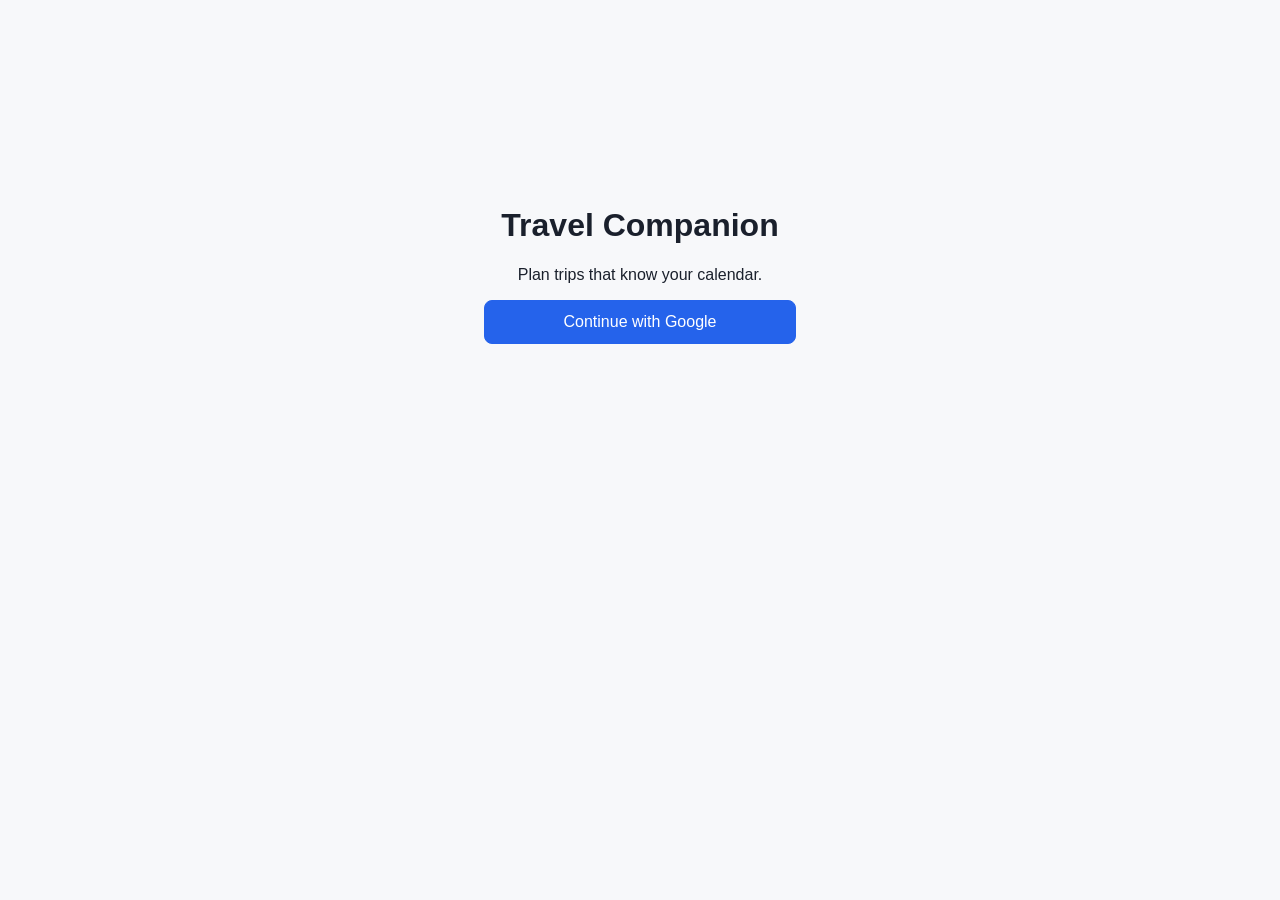
<file: index.html>
<!doctype html>
<html lang="en">
  <head>
    <meta charset="UTF-8" />
    <meta name="viewport" content="width=device-width, initial-scale=1.0, viewport-fit=cover" />
    <meta name="theme-color" content="#2563eb" />
    <title>Travel Companion</title>
    <script type="module" crossorigin src="/assets/index-DlKj1u2Q.js"></script>
    <link rel="stylesheet" crossorigin href="/assets/index-CM4cXkpC.css">
  <link rel="manifest" href="/manifest.webmanifest"></head>
  <body>
    <div id="root"></div>
  </body>
</html>
</file>
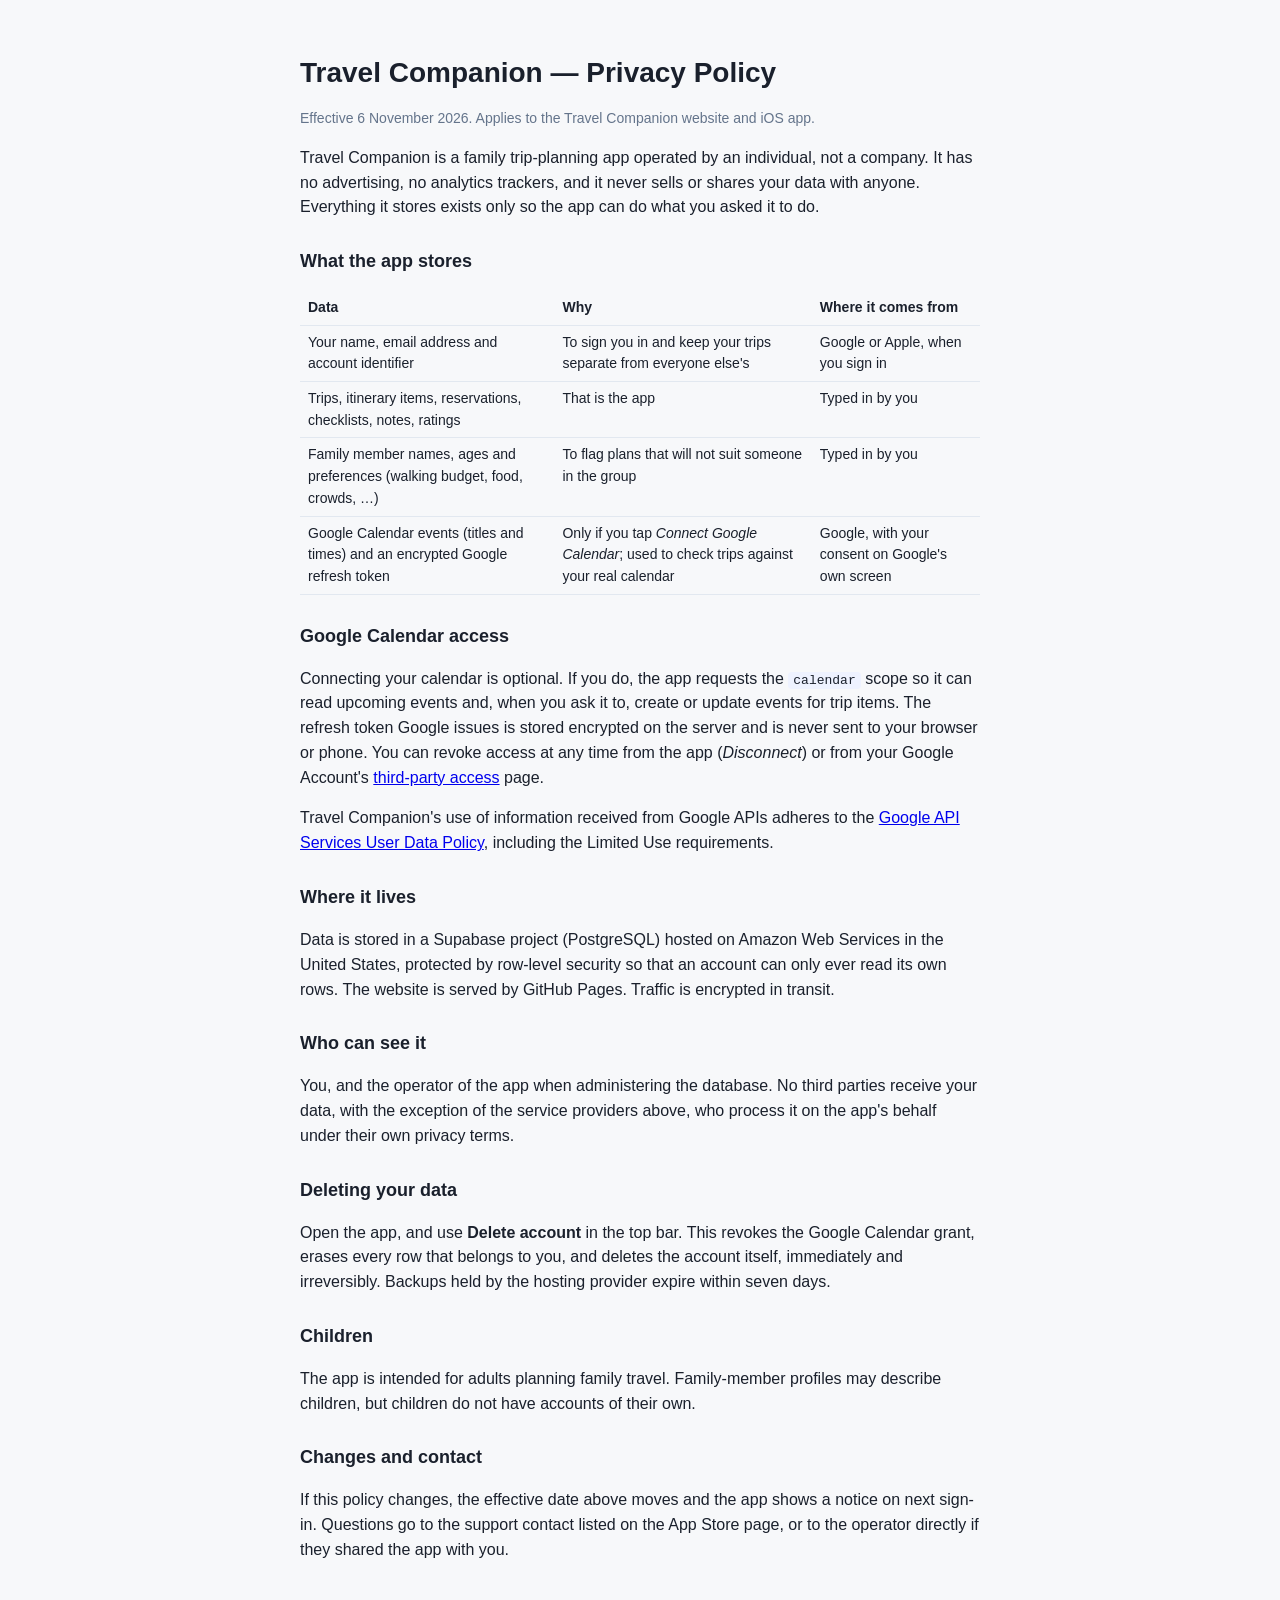
<file: privacy.html>
<!doctype html>
<html lang="en">
<head>
  <meta charset="UTF-8" />
  <meta name="viewport" content="width=device-width, initial-scale=1.0" />
  <title>Travel Companion — Privacy Policy</title>
  <style>
    body { margin: 0; font-family: -apple-system, BlinkMacSystemFont, "Segoe UI", Roboto, sans-serif;
      color: #1a202c; background: #f7f8fa; line-height: 1.55; }
    main { max-width: 680px; margin: 0 auto; padding: 32px 16px 64px; }
    h1 { font-size: 28px; margin-bottom: 4px; }
    h2 { font-size: 18px; margin-top: 28px; }
    .muted { color: #64748b; font-size: 14px; }
    table { border-collapse: collapse; width: 100%; font-size: 14px; }
    td, th { text-align: left; padding: 6px 8px; border-bottom: 1px solid #e2e8f0; vertical-align: top; }
    code { background: #eef2ff; padding: 1px 5px; border-radius: 4px; }
  </style>
</head>
<body>
<main>
  <h1>Travel Companion — Privacy Policy</h1>
  <p class="muted">Effective 6 November 2026. Applies to the Travel Companion website and iOS app.</p>

  <p>Travel Companion is a family trip-planning app operated by an individual, not a company.
  It has no advertising, no analytics trackers, and it never sells or shares your data with
  anyone. Everything it stores exists only so the app can do what you asked it to do.</p>

  <h2>What the app stores</h2>
  <table>
    <tr><th>Data</th><th>Why</th><th>Where it comes from</th></tr>
    <tr><td>Your name, email address and account identifier</td>
        <td>To sign you in and keep your trips separate from everyone else's</td>
        <td>Google or Apple, when you sign in</td></tr>
    <tr><td>Trips, itinerary items, reservations, checklists, notes, ratings</td>
        <td>That is the app</td><td>Typed in by you</td></tr>
    <tr><td>Family member names, ages and preferences (walking budget, food, crowds, …)</td>
        <td>To flag plans that will not suit someone in the group</td>
        <td>Typed in by you</td></tr>
    <tr><td>Google Calendar events (titles and times) and an encrypted Google refresh token</td>
        <td>Only if you tap <em>Connect Google Calendar</em>; used to check trips against your real calendar</td>
        <td>Google, with your consent on Google's own screen</td></tr>
  </table>

  <h2>Google Calendar access</h2>
  <p>Connecting your calendar is optional. If you do, the app requests the
  <code>calendar</code> scope so it can read upcoming events and, when you ask it to, create or
  update events for trip items. The refresh token Google issues is stored encrypted on the
  server and is never sent to your browser or phone. You can revoke access at any time from
  the app (<em>Disconnect</em>) or from your Google Account's
  <a href="https://myaccount.google.com/permissions">third-party access</a> page.</p>
  <p>Travel Companion's use of information received from Google APIs adheres to the
  <a href="https://developers.google.com/terms/api-services-user-data-policy">Google API Services User Data Policy</a>,
  including the Limited Use requirements.</p>

  <h2>Where it lives</h2>
  <p>Data is stored in a Supabase project (PostgreSQL) hosted on Amazon Web Services in the
  United States, protected by row-level security so that an account can only ever read its
  own rows. The website is served by GitHub Pages. Traffic is encrypted in transit.</p>

  <h2>Who can see it</h2>
  <p>You, and the operator of the app when administering the database. No third parties
  receive your data, with the exception of the service providers above, who process it on
  the app's behalf under their own privacy terms.</p>

  <h2>Deleting your data</h2>
  <p>Open the app, and use <strong>Delete account</strong> in the top bar. This revokes the
  Google Calendar grant, erases every row that belongs to you, and deletes the account
  itself, immediately and irreversibly. Backups held by the hosting provider expire within
  seven days.</p>

  <h2>Children</h2>
  <p>The app is intended for adults planning family travel. Family-member profiles may
  describe children, but children do not have accounts of their own.</p>

  <h2>Changes and contact</h2>
  <p>If this policy changes, the effective date above moves and the app shows a notice on
  next sign-in. Questions go to the support contact listed on the App Store page, or to the
  operator directly if they shared the app with you.</p>
</main>
</body>
</html>
</file>
<file: assets/index-CM4cXkpC.css>
:root{--bg: #f7f8fa;--card: #fff;--ink: #1a202c;--muted: #64748b;--accent: #2563eb;--border: #e2e8f0;--radius: 12px}*{box-sizing:border-box}body{margin:0;font-family:-apple-system,BlinkMacSystemFont,Segoe UI,Roboto,sans-serif;background:var(--bg);color:var(--ink)}.app{max-width:760px;margin:0 auto}.topbar{display:flex;align-items:center;gap:16px;padding:12px 16px;border-bottom:1px solid var(--border);position:sticky;top:0;background:var(--bg)}.tabs{display:flex;gap:6px;margin-left:auto}.tab{border:1px solid var(--border);background:#fff;border-radius:99px;padding:6px 12px;cursor:pointer}.tab.active{background:var(--accent);color:#fff;border-color:var(--accent)}.content{padding:16px}.row{display:flex;gap:8px;margin:10px 0}input{flex:1;padding:8px 10px;border:1px solid var(--border);border-radius:8px}button,.button{font:inherit;border:1px solid var(--border);background:#fff;border-radius:8px;padding:8px 14px;cursor:pointer;text-decoration:none;color:var(--ink)}.primary{background:var(--accent);color:#fff;border-color:var(--accent)}.ghost{border:none;background:none;color:var(--muted)}.cards{list-style:none;padding:0;display:grid;gap:10px}.card{background:var(--card);border:1px solid var(--border);border-radius:var(--radius);padding:14px}.badge{font-size:11px;background:#eff6ff;color:var(--accent);padding:2px 8px;border-radius:99px;margin-left:8px}.muted{color:var(--muted);font-size:13px}.error{color:#dc2626}.signin{max-width:360px;margin:18vh auto;text-align:center;padding:24px}.signin .primary{margin-top:12px}.signin button{display:block;width:100%;margin-top:12px;padding:12px}.signin .apple{background:#000;color:#fff;border-color:#000}.account{margin-left:auto;display:flex;align-items:center;gap:4px;flex-wrap:wrap}.tabs+.account{margin-left:0}.ghost.danger{color:#dc2626}.account .error{font-size:12px}.topbar{padding-top:calc(12px + env(safe-area-inset-top))}.content{padding-bottom:calc(16px + env(safe-area-inset-bottom))}@media (max-width: 520px){.topbar{flex-wrap:wrap}.tabs{margin-left:0;width:100%;overflow-x:auto}}:root{--critical: #dc2626;--critical-bg: #fef2f2;--warning: #b45309;--warning-bg: #fffbeb;--info: #0369a1;--info-bg: #f0f9ff}.row.between{justify-content:space-between;align-items:center}select,textarea{font:inherit;padding:8px 10px;border:1px solid var(--border);border-radius:8px;background:#fff;color:var(--ink)}.summary{display:flex;flex-wrap:wrap;gap:8px;align-items:center;margin:10px 0 16px}.pill{font-size:11px;padding:3px 10px;border-radius:99px;border:1px solid transparent}.pill.sev-critical{background:var(--critical-bg);color:var(--critical);border-color:#fecaca}.pill.sev-warning{background:var(--warning-bg);color:var(--warning);border-color:#fde68a}.pill.sev-info{background:var(--info-bg);color:var(--info);border-color:#bae6fd}.conflict-list{margin-bottom:22px}.card.conflict,.card.flagged{border-left:4px solid var(--border)}.sev-critical.card{border-left-color:var(--critical)}.sev-warning.card{border-left-color:var(--warning)}.sev-info.card{border-left-color:var(--info)}.card.conflict p{margin:6px 0 10px}.day-heading{font-size:13px;text-transform:uppercase;letter-spacing:.06em;color:var(--muted);margin:18px 0 8px}.rowbutton{width:100%;border:none;background:none;padding:0;text-align:left;display:flex;cursor:pointer}.badge.dress{background:#f1f5f9;color:var(--muted)}.meta{display:flex;flex-wrap:wrap;gap:12px;margin-top:6px}.clock{font-size:12px;margin:8px 0 0;color:var(--muted)}.clock.urgent{color:var(--critical);font-weight:600}.clock.passed{color:var(--warning)}.flags{list-style:none;padding:0;margin:8px 0 0;display:grid;gap:4px}.flag{font-size:12px;padding:4px 8px;border-radius:6px}.flag.sev-critical{background:var(--critical-bg);color:var(--critical)}.flag.sev-warning{background:var(--warning-bg);color:var(--warning)}.flag.sev-info{background:var(--info-bg);color:var(--info)}.detail{display:grid;grid-template-columns:repeat(2,minmax(0,1fr));gap:10px;margin-top:14px;padding-top:14px;border-top:1px solid var(--border)}.detail label{display:grid;gap:4px;font-size:12px;color:var(--muted)}.detail .wide{grid-column:1 / -1}.detail input,.detail select,.detail textarea{width:100%}.detail label.check{grid-auto-flow:column;justify-content:start;align-items:center;gap:8px}.detail label.check input{width:auto}@media (max-width: 520px){.detail{grid-template-columns:1fr}}.daysummary{display:flex;flex-wrap:wrap;gap:6px;margin:0 0 10px}.chip{font-size:11px;padding:3px 9px;border-radius:99px;background:#f1f5f9;color:var(--muted);border:1px solid var(--border)}.chip.over{background:var(--warning-bg);color:var(--warning);border-color:#fde68a}.fit{display:flex;flex-wrap:wrap;align-items:baseline;gap:8px;margin-top:8px;font-size:12px}.fit-score{font-weight:700;font-size:15px}.fit-good .fit-score{color:#15803d}.fit-mixed .fit-score{color:var(--warning)}.fit-poor .fit-score{color:var(--critical)}.fit-members{display:flex;flex-wrap:wrap;gap:8px;color:var(--muted)}.fit-members .fit-low{color:var(--critical);font-weight:600}.ratings{margin-top:12px;padding-top:12px;border-top:1px solid var(--border)}.ratingrow{display:flex;align-items:center;gap:10px;font-size:13px;padding:3px 0}.ratingrow>span:first-child{min-width:64px}.stars{display:flex}.star{border:none;background:none;padding:0 1px;cursor:pointer;font-size:16px;line-height:1;color:var(--border)}.star.on{color:#f59e0b}.transport{margin-top:12px;font-size:12px}.transport ul{list-style:none;padding:0;margin:6px 0 0;display:grid;gap:6px}.mode{padding:6px 10px;border-radius:8px;background:#f8fafc;border:1px solid var(--border)}.mode strong{margin-right:8px}.mode.experience{background:#f0fdf4;border-color:#bbf7d0}.slider{display:grid;grid-template-columns:110px 1fr 32px;align-items:center;gap:8px;font-size:12px;color:var(--muted);padding:2px 0}.slider em{font-style:normal;text-align:right}
</file>
